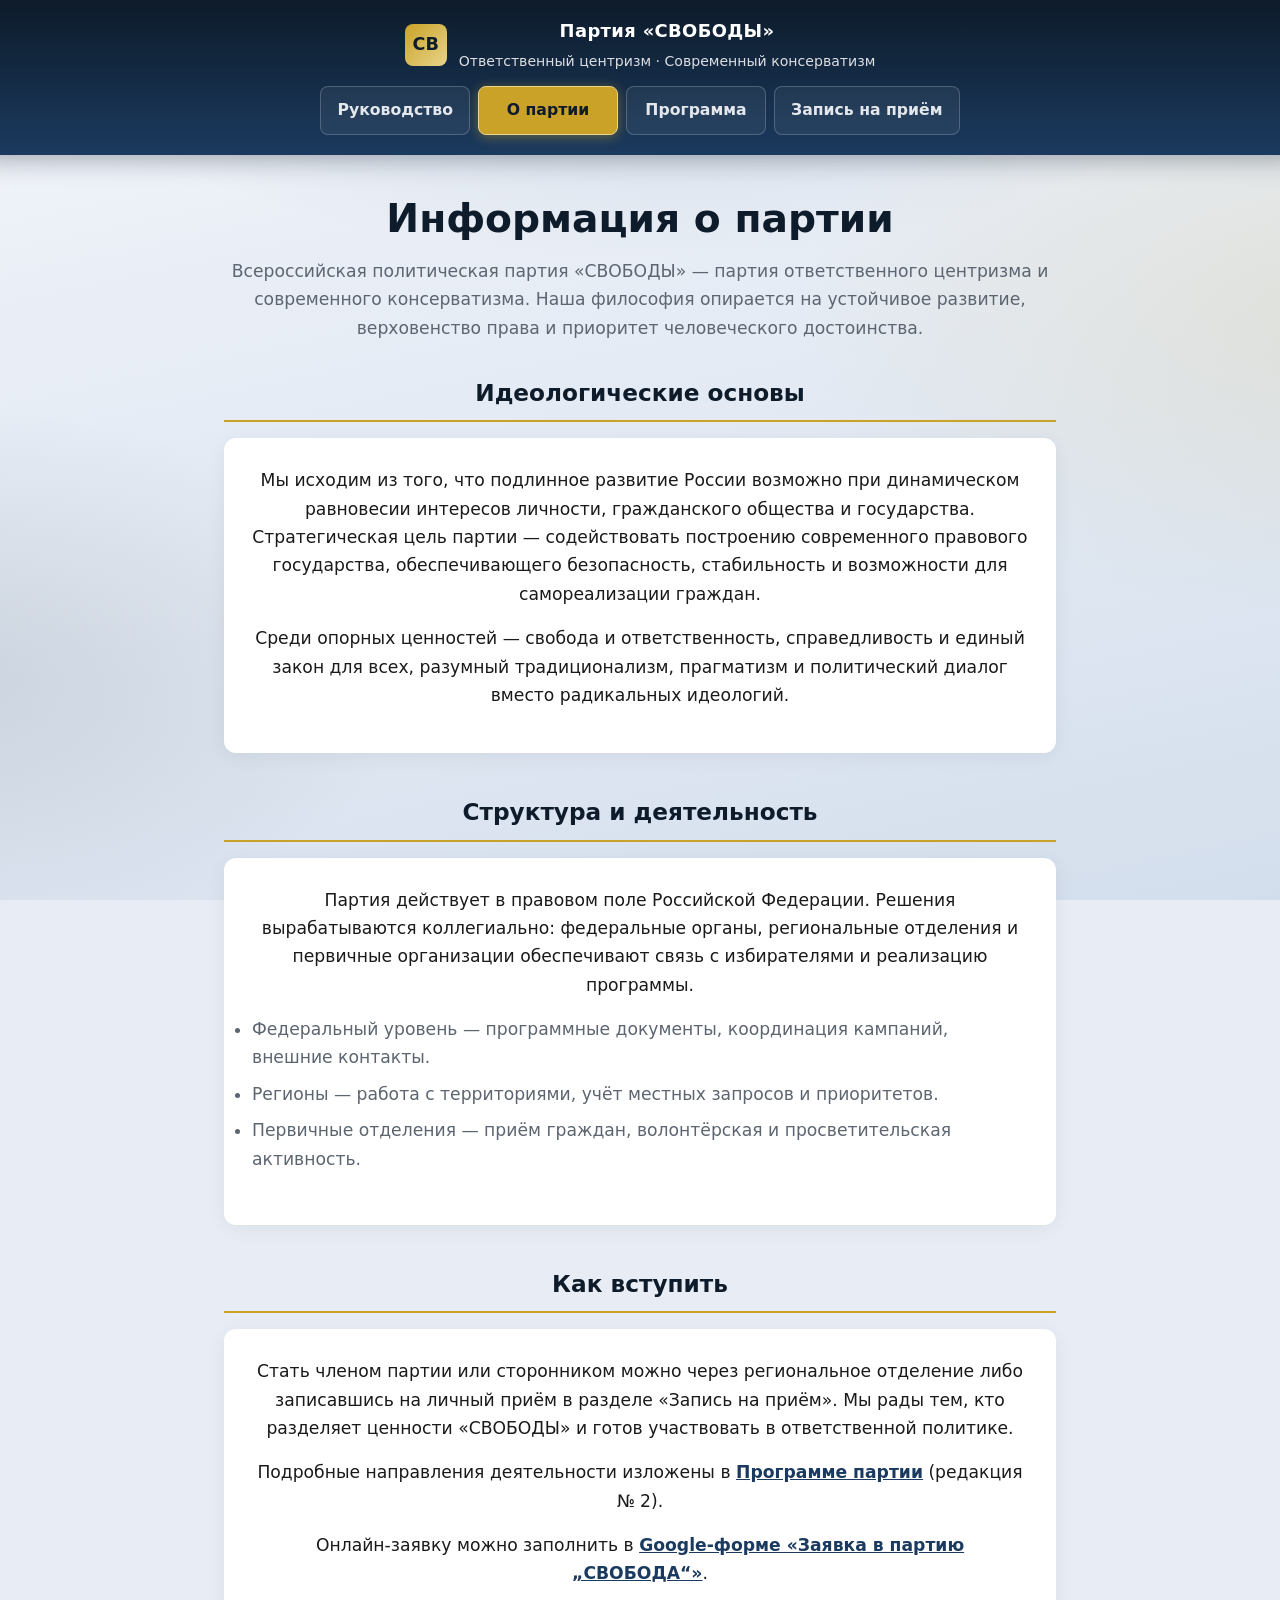
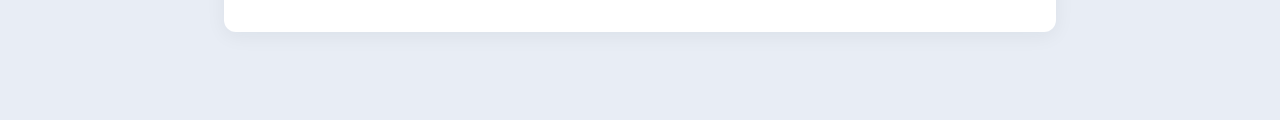
<file: o-partii.html>
<!DOCTYPE html>
<html lang="ru">
<head>
    <meta charset="UTF-8">
    <meta name="viewport" content="width=device-width, initial-scale=1.0">
    <title>О партии — Партия «СВОБОДЫ»</title>
    <link rel="stylesheet" href="party.css">
</head>
<body>
    <div class="party-switch">
        <div class="party-switch-inner">
            <a class="party-brand" href="index.html">
                <span class="party-brand-mark">СВ</span>
                <span class="party-brand-text">
                    <strong>Партия «СВОБОДЫ»</strong>
                    <span>Ответственный центризм · Современный консерватизм</span>
                </span>
            </a>
            <nav class="party-tabs" aria-label="Разделы сайта партии">
                <a href="index.html">Руководство</a>
                <a href="o-partii.html" class="is-active">О партии</a>
                <a href="programma.html">Программа</a>
                <a href="zapis.html">Запись на приём</a>
            </nav>
        </div>
    </div>

    <div class="party-shell">
        <h1 class="party-page-title">Информация о партии</h1>
        <p class="party-lead">
            Всероссийская политическая партия «СВОБОДЫ» — партия ответственного центризма и современного консерватизма. Наша философия опирается на устойчивое развитие, верховенство права и приоритет человеческого достоинства.
        </p>

        <section class="party-section">
            <h2>Идеологические основы</h2>
            <div class="party-prose">
                <p>Мы исходим из того, что подлинное развитие России возможно при динамическом равновесии интересов личности, гражданского общества и государства. Стратегическая цель партии — содействовать построению современного правового государства, обеспечивающего безопасность, стабильность и возможности для самореализации граждан.</p>
                <p>Среди опорных ценностей — свобода и ответственность, справедливость и единый закон для всех, разумный традиционализм, прагматизм и политический диалог вместо радикальных идеологий.</p>
            </div>
        </section>

        <section class="party-section">
            <h2>Структура и деятельность</h2>
            <div class="party-prose">
                <p>Партия действует в правовом поле Российской Федерации. Решения вырабатываются коллегиально: федеральные органы, региональные отделения и первичные организации обеспечивают связь с избирателями и реализацию программы.</p>
                <ul>
                    <li>Федеральный уровень — программные документы, координация кампаний, внешние контакты.</li>
                    <li>Регионы — работа с территориями, учёт местных запросов и приоритетов.</li>
                    <li>Первичные отделения — приём граждан, волонтёрская и просветительская активность.</li>
                </ul>
            </div>
        </section>

        <section class="party-section">
            <h2>Как вступить</h2>
            <div class="party-prose">
                <p>Стать членом партии или сторонником можно через региональное отделение либо записавшись на личный приём в разделе «Запись на приём». Мы рады тем, кто разделяет ценности «СВОБОДЫ» и готов участвовать в ответственной политике.</p>
                <p>Подробные направления деятельности изложены в <a href="programma.html">Программе партии</a> (редакция № 2).</p>
                <p>Онлайн-заявку можно заполнить в <a href="https://docs.google.com/forms/d/e/1FAIpQLSc_Dw8qB8rFXNScZG4GJUwV6avPBFuAAjHNjI7ZOIGNkvAZTg/viewform" rel="noopener noreferrer" target="_blank">Google-форме «Заявка в партию „СВОБОДА“»</a>.</p>
            </div>
        </section>
    </div>
</body>
</html>
</file>
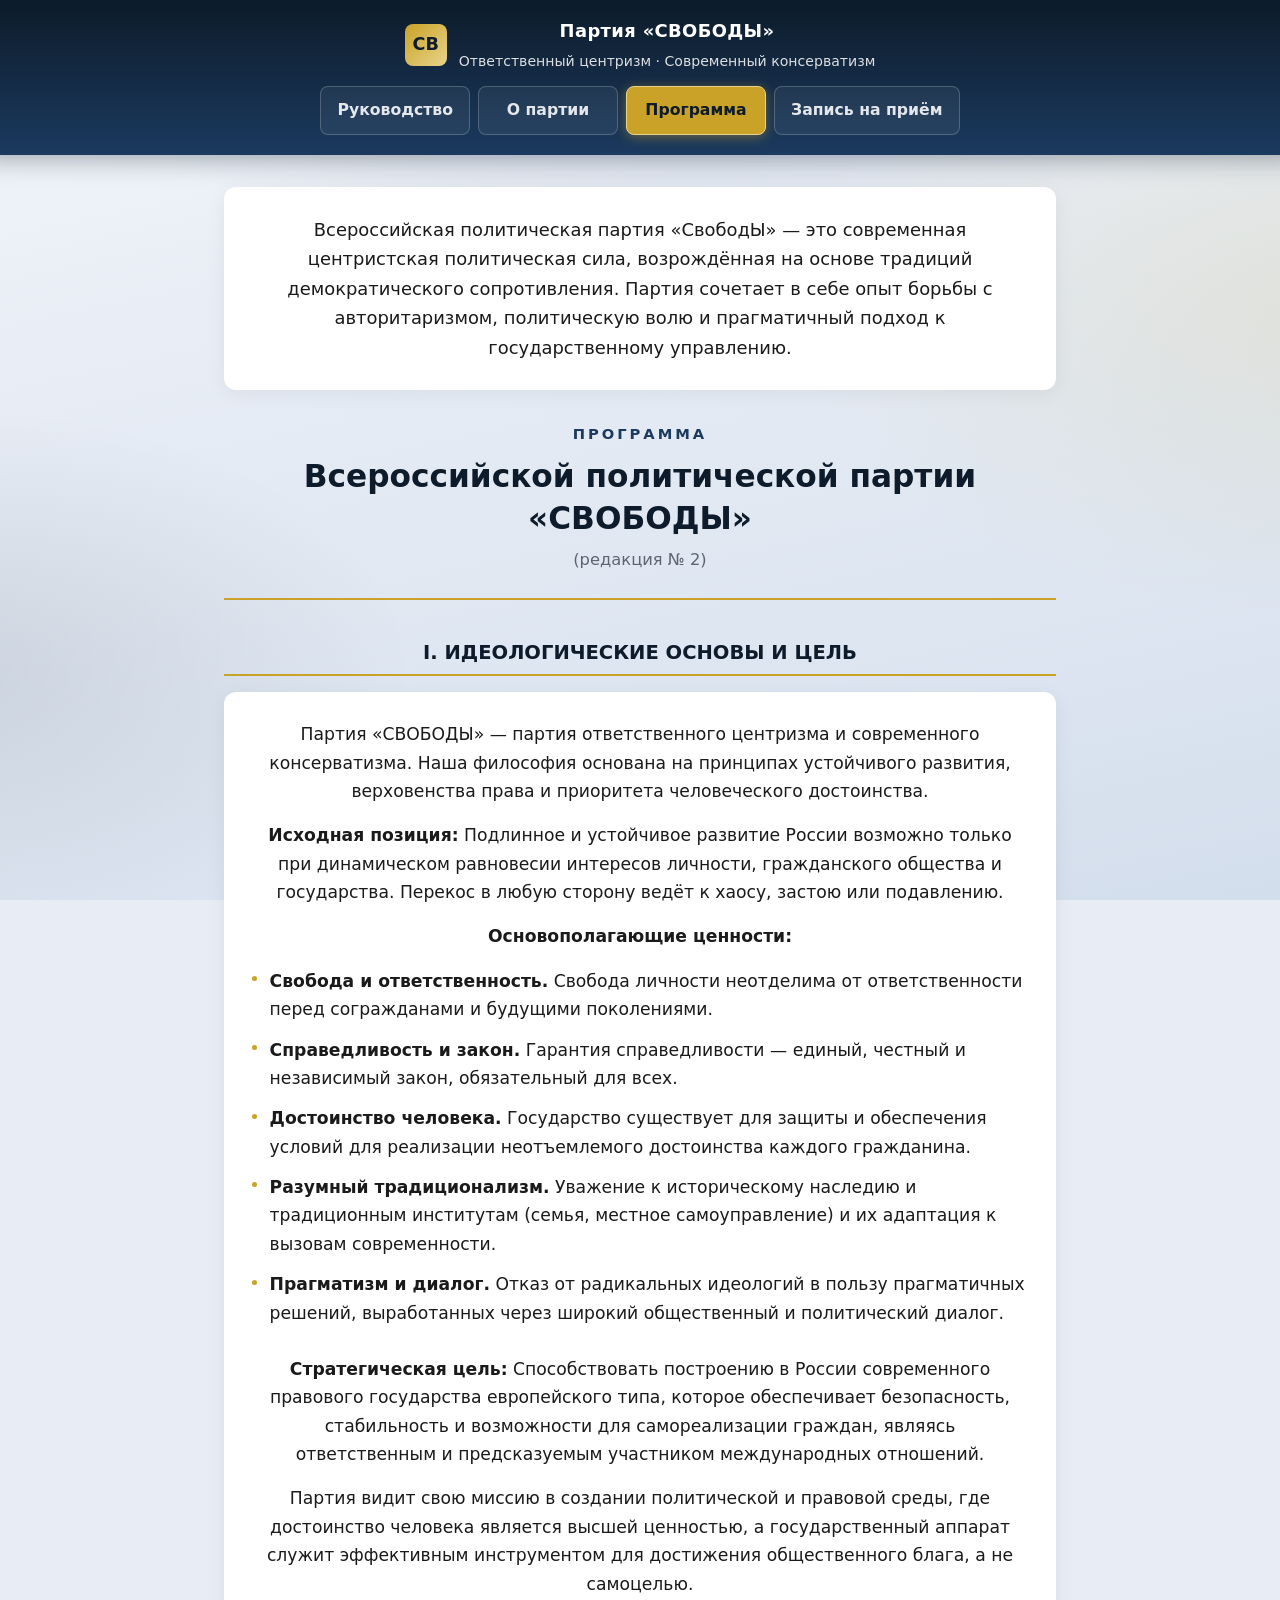
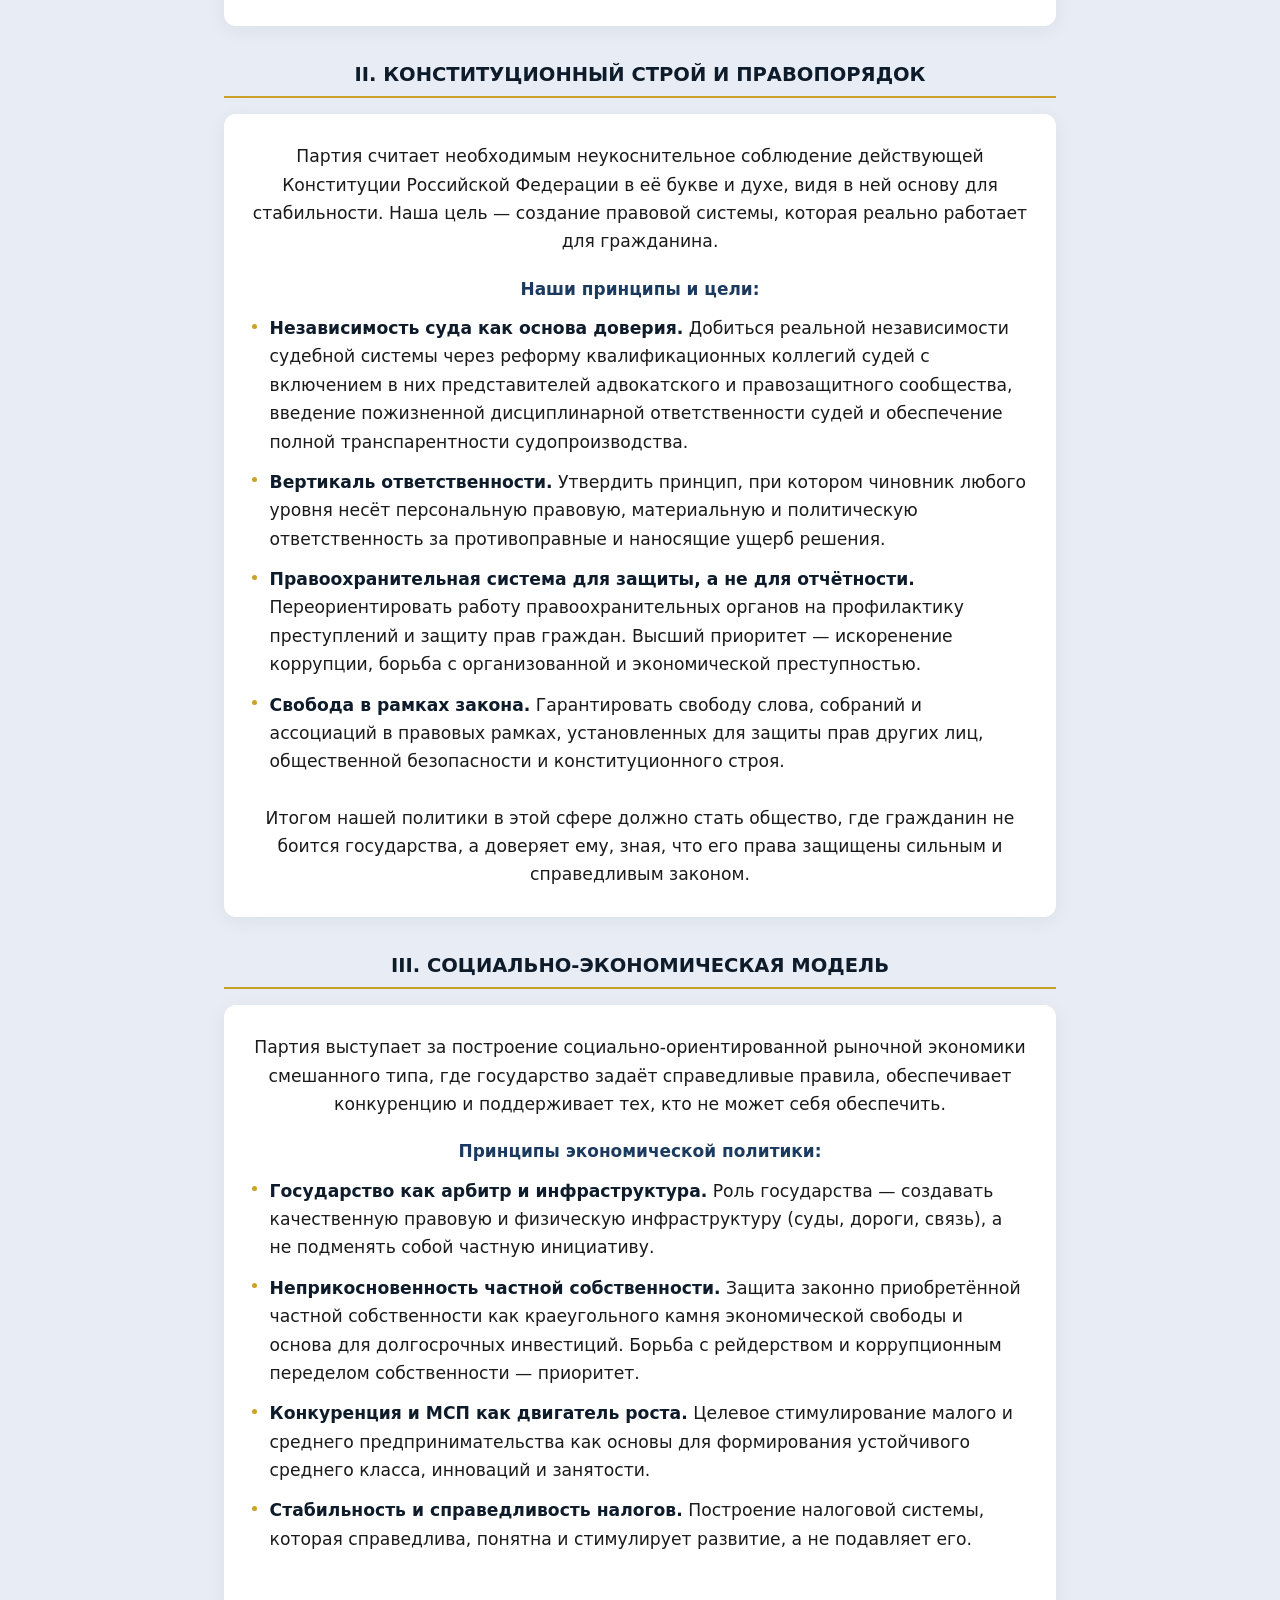
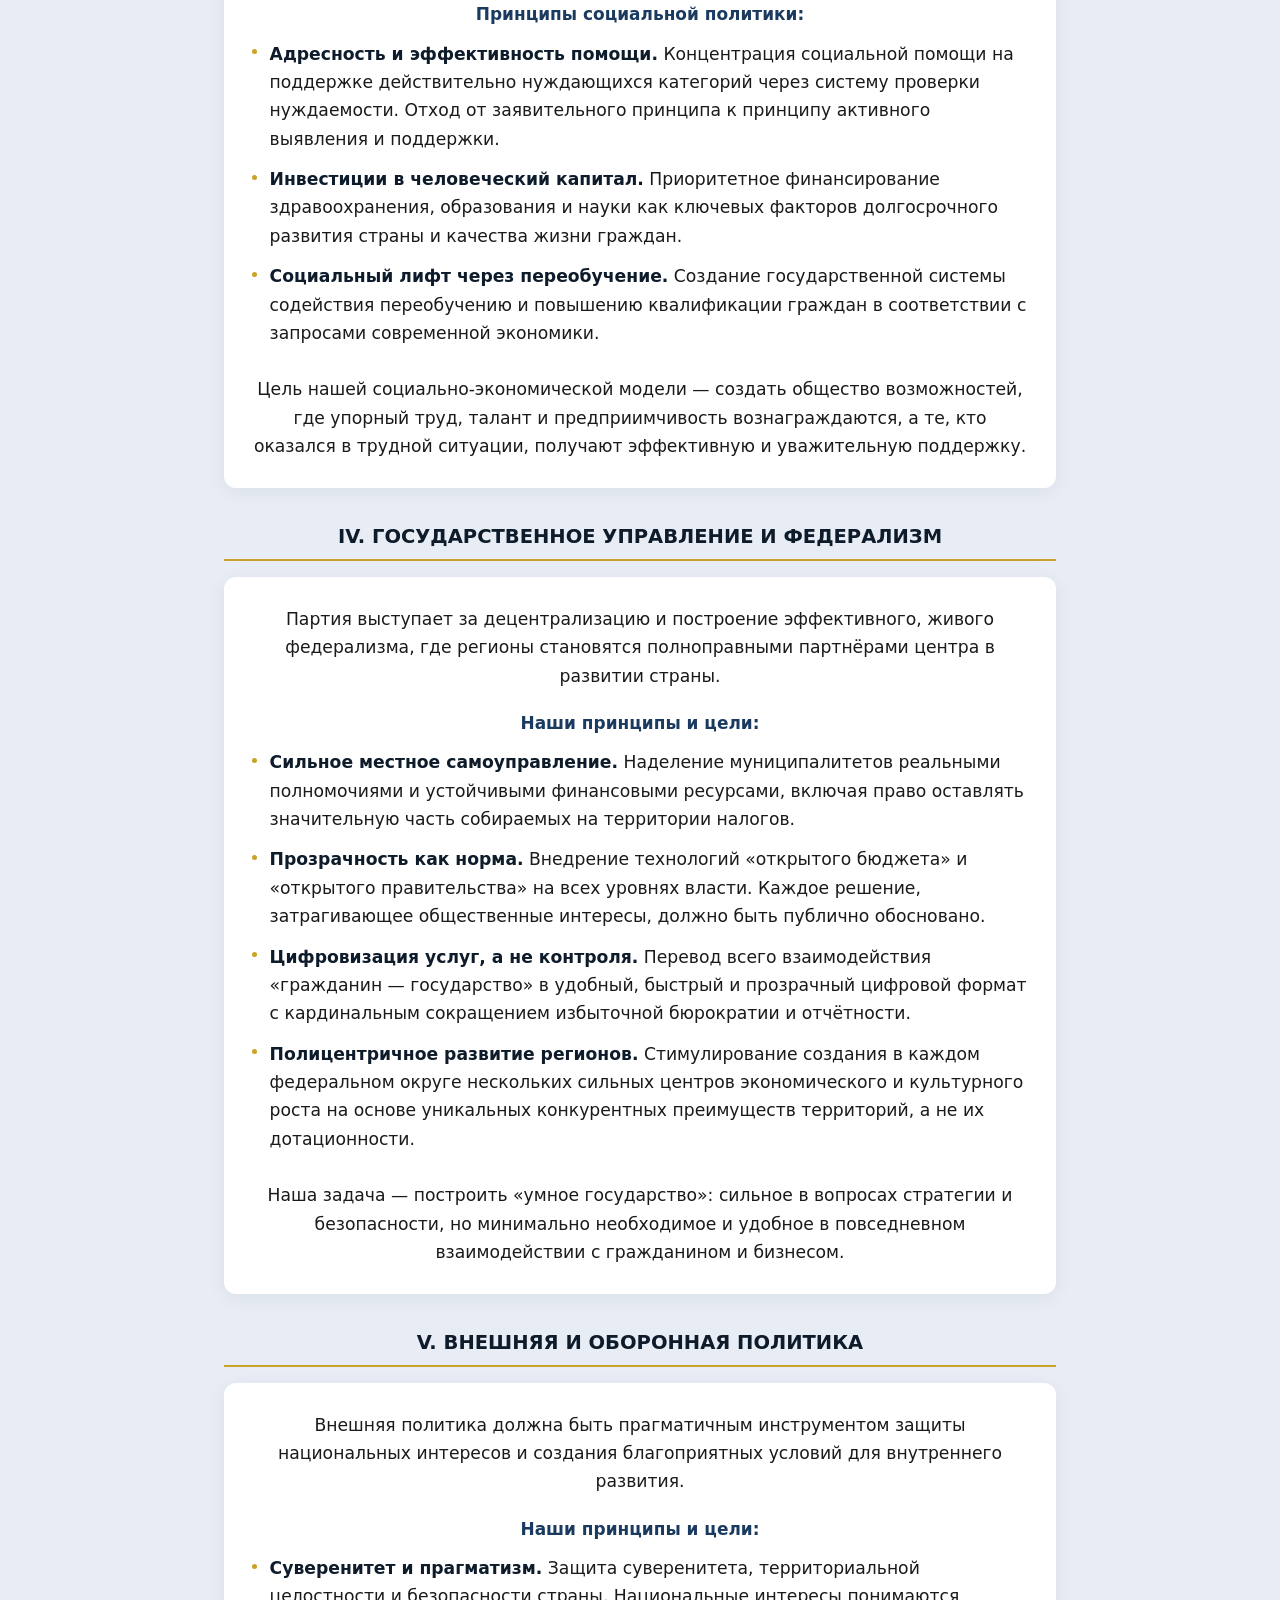
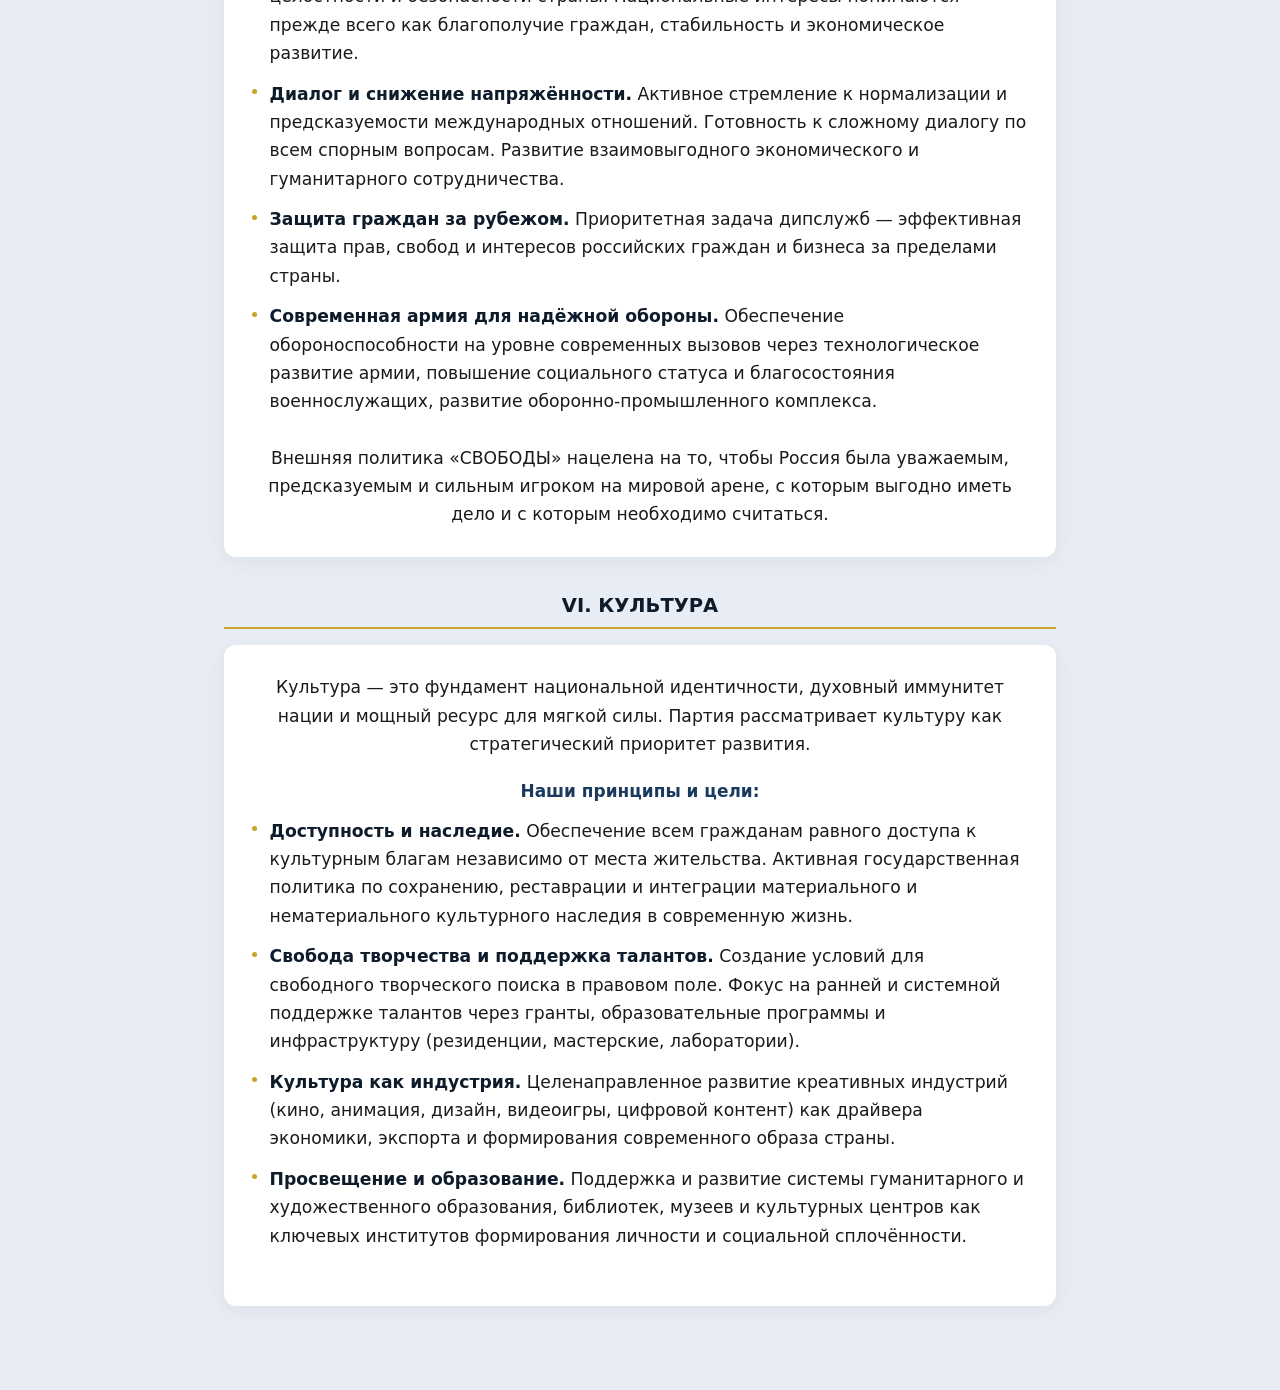
<file: programma.html>
<!DOCTYPE html>
<html lang="ru">
<head>
    <meta charset="UTF-8">
    <meta name="viewport" content="width=device-width, initial-scale=1.0">
    <title>Программа партии «СВОБОДЫ»</title>
    <link rel="stylesheet" href="party.css">
</head>
<body>
    <div class="party-switch">
        <div class="party-switch-inner">
            <a class="party-brand" href="index.html">
                <span class="party-brand-mark">СВ</span>
                <span class="party-brand-text">
                    <strong>Партия «СВОБОДЫ»</strong>
                    <span>Ответственный центризм · Современный консерватизм</span>
                </span>
            </a>
            <nav class="party-tabs" aria-label="Разделы сайта партии">
                <a href="index.html">Руководство</a>
                <a href="o-partii.html">О партии</a>
                <a href="programma.html" class="is-active">Программа</a>
                <a href="zapis.html">Запись на приём</a>
            </nav>
        </div>
    </div>

    <div class="party-shell">
        <div class="party-prose party-program-intro">
            <p>Всероссийская политическая партия «СвободЫ» — это современная центристская политическая сила, возрождённая на основе традиций демократического сопротивления. Партия сочетает в себе опыт борьбы с авторитаризмом, политическую волю и прагматичный подход к государственному управлению.</p>
        </div>

        <article class="party-program-doc">
            <header class="party-program-doc-header">
                <p class="party-program-kicker">ПРОГРАММА</p>
                <h1 class="party-page-title party-program-main-title">Всероссийской политической партии «СВОБОДЫ»</h1>
                <p class="party-program-edition">(редакция № 2)</p>
            </header>

            <section class="party-program-chapter" aria-labelledby="ch1">
                <h2 id="ch1">I. ИДЕОЛОГИЧЕСКИЕ ОСНОВЫ И ЦЕЛЬ</h2>
                <div class="party-prose">
                    <p>Партия «СВОБОДЫ» — партия ответственного центризма и современного консерватизма. Наша философия основана на принципах устойчивого развития, верховенства права и приоритета человеческого достоинства.</p>
                    <p><strong>Исходная позиция:</strong> Подлинное и устойчивое развитие России возможно только при динамическом равновесии интересов личности, гражданского общества и государства. Перекос в любую сторону ведёт к хаосу, застою или подавлению.</p>
                    <p><strong>Основополагающие ценности:</strong></p>
                    <ul class="party-value-list">
                        <li><strong>Свобода и ответственность.</strong> Свобода личности неотделима от ответственности перед согражданами и будущими поколениями.</li>
                        <li><strong>Справедливость и закон.</strong> Гарантия справедливости — единый, честный и независимый закон, обязательный для всех.</li>
                        <li><strong>Достоинство человека.</strong> Государство существует для защиты и обеспечения условий для реализации неотъемлемого достоинства каждого гражданина.</li>
                        <li><strong>Разумный традиционализм.</strong> Уважение к историческому наследию и традиционным институтам (семья, местное самоуправление) и их адаптация к вызовам современности.</li>
                        <li><strong>Прагматизм и диалог.</strong> Отказ от радикальных идеологий в пользу прагматичных решений, выработанных через широкий общественный и политический диалог.</li>
                    </ul>
                    <p><strong>Стратегическая цель:</strong> Способствовать построению в России современного правового государства европейского типа, которое обеспечивает безопасность, стабильность и возможности для самореализации граждан, являясь ответственным и предсказуемым участником международных отношений.</p>
                    <p>Партия видит свою миссию в создании политической и правовой среды, где достоинство человека является высшей ценностью, а государственный аппарат служит эффективным инструментом для достижения общественного блага, а не самоцелью.</p>
                </div>
            </section>

            <section class="party-program-chapter" aria-labelledby="ch2">
                <h2 id="ch2">II. КОНСТИТУЦИОННЫЙ СТРОЙ И ПРАВОПОРЯДОК</h2>
                <div class="party-prose">
                    <p>Партия считает необходимым неукоснительное соблюдение действующей Конституции Российской Федерации в её букве и духе, видя в ней основу для стабильности. Наша цель — создание правовой системы, которая реально работает для гражданина.</p>
                    <h3>Наши принципы и цели:</h3>
                    <ul class="party-doc-list">
                        <li><strong>Независимость суда как основа доверия.</strong> Добиться реальной независимости судебной системы через реформу квалификационных коллегий судей с включением в них представителей адвокатского и правозащитного сообщества, введение пожизненной дисциплинарной ответственности судей и обеспечение полной транспарентности судопроизводства.</li>
                        <li><strong>Вертикаль ответственности.</strong> Утвердить принцип, при котором чиновник любого уровня несёт персональную правовую, материальную и политическую ответственность за противоправные и наносящие ущерб решения.</li>
                        <li><strong>Правоохранительная система для защиты, а не для отчётности.</strong> Переориентировать работу правоохранительных органов на профилактику преступлений и защиту прав граждан. Высший приоритет — искоренение коррупции, борьба с организованной и экономической преступностью.</li>
                        <li><strong>Свобода в рамках закона.</strong> Гарантировать свободу слова, собраний и ассоциаций в правовых рамках, установленных для защиты прав других лиц, общественной безопасности и конституционного строя.</li>
                    </ul>
                    <p>Итогом нашей политики в этой сфере должно стать общество, где гражданин не боится государства, а доверяет ему, зная, что его права защищены сильным и справедливым законом.</p>
                </div>
            </section>

            <section class="party-program-chapter" aria-labelledby="ch3">
                <h2 id="ch3">III. СОЦИАЛЬНО-ЭКОНОМИЧЕСКАЯ МОДЕЛЬ</h2>
                <div class="party-prose">
                    <p>Партия выступает за построение социально-ориентированной рыночной экономики смешанного типа, где государство задаёт справедливые правила, обеспечивает конкуренцию и поддерживает тех, кто не может себя обеспечить.</p>
                    <h3>Принципы экономической политики:</h3>
                    <ul class="party-doc-list">
                        <li><strong>Государство как арбитр и инфраструктура.</strong> Роль государства — создавать качественную правовую и физическую инфраструктуру (суды, дороги, связь), а не подменять собой частную инициативу.</li>
                        <li><strong>Неприкосновенность частной собственности.</strong> Защита законно приобретённой частной собственности как краеугольного камня экономической свободы и основа для долгосрочных инвестиций. Борьба с рейдерством и коррупционным переделом собственности — приоритет.</li>
                        <li><strong>Конкуренция и МСП как двигатель роста.</strong> Целевое стимулирование малого и среднего предпринимательства как основы для формирования устойчивого среднего класса, инноваций и занятости.</li>
                        <li><strong>Стабильность и справедливость налогов.</strong> Построение налоговой системы, которая справедлива, понятна и стимулирует развитие, а не подавляет его.</li>
                    </ul>
                    <h3>Принципы социальной политики:</h3>
                    <ul class="party-doc-list">
                        <li><strong>Адресность и эффективность помощи.</strong> Концентрация социальной помощи на поддержке действительно нуждающихся категорий через систему проверки нуждаемости. Отход от заявительного принципа к принципу активного выявления и поддержки.</li>
                        <li><strong>Инвестиции в человеческий капитал.</strong> Приоритетное финансирование здравоохранения, образования и науки как ключевых факторов долгосрочного развития страны и качества жизни граждан.</li>
                        <li><strong>Социальный лифт через переобучение.</strong> Создание государственной системы содействия переобучению и повышению квалификации граждан в соответствии с запросами современной экономики.</li>
                    </ul>
                    <p>Цель нашей социально-экономической модели — создать общество возможностей, где упорный труд, талант и предприимчивость вознаграждаются, а те, кто оказался в трудной ситуации, получают эффективную и уважительную поддержку.</p>
                </div>
            </section>

            <section class="party-program-chapter" aria-labelledby="ch4">
                <h2 id="ch4">IV. ГОСУДАРСТВЕННОЕ УПРАВЛЕНИЕ И ФЕДЕРАЛИЗМ</h2>
                <div class="party-prose">
                    <p>Партия выступает за децентрализацию и построение эффективного, живого федерализма, где регионы становятся полноправными партнёрами центра в развитии страны.</p>
                    <h3>Наши принципы и цели:</h3>
                    <ul class="party-doc-list">
                        <li><strong>Сильное местное самоуправление.</strong> Наделение муниципалитетов реальными полномочиями и устойчивыми финансовыми ресурсами, включая право оставлять значительную часть собираемых на территории налогов.</li>
                        <li><strong>Прозрачность как норма.</strong> Внедрение технологий «открытого бюджета» и «открытого правительства» на всех уровнях власти. Каждое решение, затрагивающее общественные интересы, должно быть публично обосновано.</li>
                        <li><strong>Цифровизация услуг, а не контроля.</strong> Перевод всего взаимодействия «гражданин — государство» в удобный, быстрый и прозрачный цифровой формат с кардинальным сокращением избыточной бюрократии и отчётности.</li>
                        <li><strong>Полицентричное развитие регионов.</strong> Стимулирование создания в каждом федеральном округе нескольких сильных центров экономического и культурного роста на основе уникальных конкурентных преимуществ территорий, а не их дотационности.</li>
                    </ul>
                    <p>Наша задача — построить «умное государство»: сильное в вопросах стратегии и безопасности, но минимально необходимое и удобное в повседневном взаимодействии с гражданином и бизнесом.</p>
                </div>
            </section>

            <section class="party-program-chapter" aria-labelledby="ch5">
                <h2 id="ch5">V. ВНЕШНЯЯ И ОБОРОННАЯ ПОЛИТИКА</h2>
                <div class="party-prose">
                    <p>Внешняя политика должна быть прагматичным инструментом защиты национальных интересов и создания благоприятных условий для внутреннего развития.</p>
                    <h3>Наши принципы и цели:</h3>
                    <ul class="party-doc-list">
                        <li><strong>Суверенитет и прагматизм.</strong> Защита суверенитета, территориальной целостности и безопасности страны. Национальные интересы понимаются прежде всего как благополучие граждан, стабильность и экономическое развитие.</li>
                        <li><strong>Диалог и снижение напряжённости.</strong> Активное стремление к нормализации и предсказуемости международных отношений. Готовность к сложному диалогу по всем спорным вопросам. Развитие взаимовыгодного экономического и гуманитарного сотрудничества.</li>
                        <li><strong>Защита граждан за рубежом.</strong> Приоритетная задача дипслужб — эффективная защита прав, свобод и интересов российских граждан и бизнеса за пределами страны.</li>
                        <li><strong>Современная армия для надёжной обороны.</strong> Обеспечение обороноспособности на уровне современных вызовов через технологическое развитие армии, повышение социального статуса и благосостояния военнослужащих, развитие оборонно-промышленного комплекса.</li>
                    </ul>
                    <p>Внешняя политика «СВОБОДЫ» нацелена на то, чтобы Россия была уважаемым, предсказуемым и сильным игроком на мировой арене, с которым выгодно иметь дело и с которым необходимо считаться.</p>
                </div>
            </section>

            <section class="party-program-chapter" aria-labelledby="ch6">
                <h2 id="ch6">VI. КУЛЬТУРА</h2>
                <div class="party-prose">
                    <p>Культура — это фундамент национальной идентичности, духовный иммунитет нации и мощный ресурс для мягкой силы. Партия рассматривает культуру как стратегический приоритет развития.</p>
                    <h3>Наши принципы и цели:</h3>
                    <ul class="party-doc-list">
                        <li><strong>Доступность и наследие.</strong> Обеспечение всем гражданам равного доступа к культурным благам независимо от места жительства. Активная государственная политика по сохранению, реставрации и интеграции материального и нематериального культурного наследия в современную жизнь.</li>
                        <li><strong>Свобода творчества и поддержка талантов.</strong> Создание условий для свободного творческого поиска в правовом поле. Фокус на ранней и системной поддержке талантов через гранты, образовательные программы и инфраструктуру (резиденции, мастерские, лаборатории).</li>
                        <li><strong>Культура как индустрия.</strong> Целенаправленное развитие креативных индустрий (кино, анимация, дизайн, видеоигры, цифровой контент) как драйвера экономики, экспорта и формирования современного образа страны.</li>
                        <li><strong>Просвещение и образование.</strong> Поддержка и развитие системы гуманитарного и художественного образования, библиотек, музеев и культурных центров как ключевых институтов формирования личности и социальной сплочённости.</li>
                    </ul>
                </div>
            </section>
        </article>
    </div>
</body>
</html>
</file>
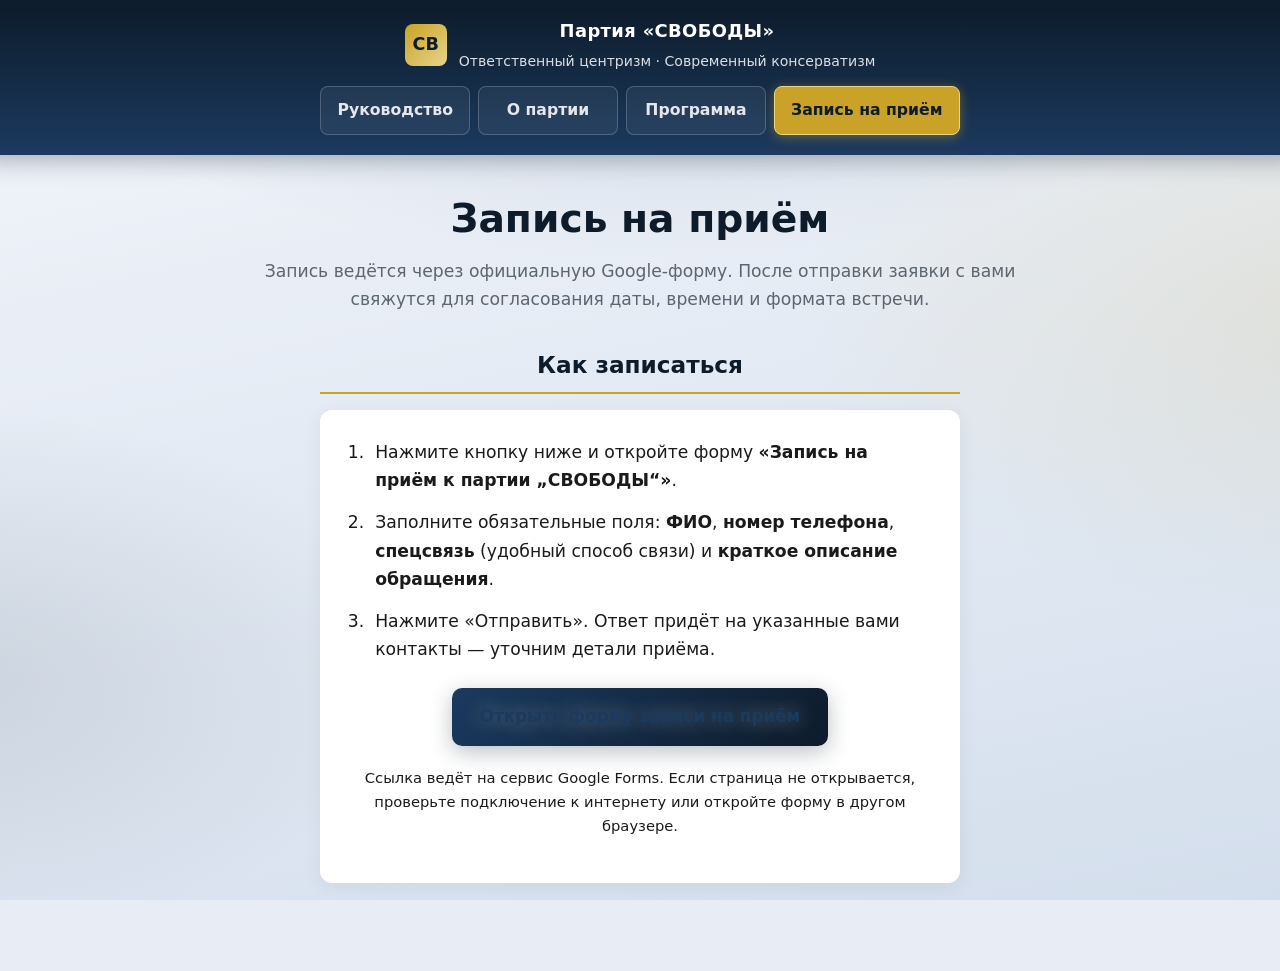
<file: zapis.html>
<!DOCTYPE html>
<html lang="ru">
<head>
    <meta charset="UTF-8">
    <meta name="viewport" content="width=device-width, initial-scale=1.0">
    <title>Запись на приём — Партия «СВОБОДА»</title>
    <link rel="stylesheet" href="party.css">
</head>
<body>
    <div class="party-switch">
        <div class="party-switch-inner">
            <a class="party-brand" href="index.html">
                <span class="party-brand-mark">СВ</span>
                <span class="party-brand-text">
                    <strong>Партия «СВОБОДЫ»</strong>
                    <span>Ответственный центризм · Современный консерватизм</span>
                </span>
            </a>
            <nav class="party-tabs" aria-label="Разделы сайта партии">
                <a href="index.html">Руководство</a>
                <a href="o-partii.html">О партии</a>
                <a href="programma.html">Программа</a>
                <a href="zapis.html" class="is-active">Запись на приём</a>
            </nav>
        </div>
    </div>

    <div class="party-shell">
        <h1 class="party-page-title">Запись на приём</h1>
        <p class="party-lead">
            Запись ведётся через официальную Google-форму. После отправки заявки с вами свяжутся для согласования даты, времени и формата встречи.
        </p>

        <section class="party-section party-zapis-section">
            <h2>Как записаться</h2>
            <div class="party-prose party-zapis-instructions">
                <ol class="party-zapis-steps">
                    <li>Нажмите кнопку ниже и откройте форму <strong>«Запись на приём к партии „СВОБОДЫ“»</strong>.</li>
                    <li>Заполните обязательные поля: <strong>ФИО</strong>, <strong>номер телефона</strong>, <strong>спецсвязь</strong> (удобный способ связи) и <strong>краткое описание обращения</strong>.</li>
                    <li>Нажмите «Отправить». Ответ придёт на указанные вами контакты — уточним детали приёма.</li>
                </ol>
                <p class="party-zapis-cta-wrap">
                    <a
                        class="party-zapis-google"
                        href="https://docs.google.com/forms/d/e/1FAIpQLSfUxx0NOPCOWn8EZjacW87HHoLSGfUpOYJepL6nKwxcaPtETA/viewform?usp=header"
                        rel="noopener noreferrer"
                        target="_blank"
                    >Открыть форму записи на приём</a>
                </p>
                <p class="party-note party-zapis-note">Ссылка ведёт на сервис Google Forms. Если страница не открывается, проверьте подключение к интернету или откройте форму в другом браузере.</p>
            </div>
        </section>
    </div>
</body>
</html>
</file>
<file: party.css>
/* Сайт политической партии «СВОБОДА» */
:root {
    --party-navy: #0d1b2a;
    --party-blue: #1b3a5f;
    --party-accent: #c9a227;
    --party-gold-light: #e8d48a;
    --party-bg: #f5f6f8;
    --party-card: #ffffff;
    --party-text: #1a1a1a;
    --party-muted: #5c6570;
}

* {
    margin: 0;
    padding: 0;
    box-sizing: border-box;
}

body {
    font-family: "Segoe UI", system-ui, -apple-system, sans-serif;
    font-size: 1.075rem;
    line-height: 1.65;
    color: var(--party-text);
    min-height: 100vh;
    background-color: #e8edf5;
    background-image:
        radial-gradient(ellipse 110% 85% at 50% -15%, rgba(27, 58, 95, 0.18), transparent 52%),
        radial-gradient(ellipse 90% 70% at 105% 35%, rgba(201, 162, 39, 0.12), transparent 48%),
        radial-gradient(ellipse 75% 60% at -5% 75%, rgba(13, 27, 42, 0.1), transparent 50%),
        linear-gradient(
            168deg,
            #f4f6fb 0%,
            #e9eef6 28%,
            #e2e9f3 52%,
            #dbe4f0 78%,
            #d3deec 100%
        );
    background-attachment: fixed;
}

.party-shell {
    max-width: 1100px;
    margin: 0 auto;
    padding: 0 1.25rem 3rem;
    display: flex;
    flex-direction: column;
    align-items: center;
}

/* Верхняя панель переключения страниц */
.party-switch {
    position: sticky;
    top: 0;
    z-index: 100;
    background: linear-gradient(180deg, var(--party-navy) 0%, var(--party-blue) 100%);
    margin: 0 -1.25rem 2rem;
    padding: 1rem 1.25rem 1.25rem;
    box-shadow: 0 4px 24px rgba(13, 27, 42, 0.35);
}

.party-switch-inner {
    max-width: 1100px;
    margin: 0 auto;
    display: flex;
    flex-direction: column;
    align-items: center;
    gap: 0.75rem;
    text-align: center;
}

.party-brand {
    display: flex;
    align-items: center;
    justify-content: center;
    gap: 0.75rem;
    color: #fff;
    text-decoration: none;
    flex-wrap: wrap;
    transition:
        transform 0.3s cubic-bezier(0.34, 1.45, 0.64, 1),
        filter 0.25s ease;
}

.party-brand:hover {
    transform: scale(1.04);
    filter: brightness(1.08);
}

.party-brand:active {
    transform: scale(0.98);
    transition-duration: 0.1s;
}

.party-brand-mark {
    min-width: 42px;
    height: 42px;
    padding: 0 6px;
    border-radius: 8px;
    background: linear-gradient(135deg, var(--party-accent), var(--party-gold-light));
    display: grid;
    place-items: center;
    font-weight: 800;
    font-size: 1.1rem;
    color: var(--party-navy);
}

.party-brand-text strong {
    display: block;
    font-size: 1.12rem;
    letter-spacing: 0.02em;
}

.party-brand-text span {
    font-size: 0.88rem;
    opacity: 0.85;
}

.party-tabs {
    display: flex;
    flex-wrap: wrap;
    gap: 0.5rem;
    justify-content: center;
}

.party-tabs a {
    flex: 1 1 auto;
    min-width: 140px;
    text-align: center;
    padding: 0.65rem 1rem;
    border-radius: 8px;
    font-size: 0.98rem;
    font-weight: 600;
    color: rgba(255, 255, 255, 0.88);
    text-decoration: none;
    border: 1px solid rgba(255, 255, 255, 0.2);
    background: rgba(255, 255, 255, 0.06);
    transition:
        background 0.28s ease,
        color 0.28s ease,
        border-color 0.28s ease,
        transform 0.32s cubic-bezier(0.34, 1.45, 0.64, 1),
        box-shadow 0.32s ease;
}

.party-tabs a:hover {
    background: rgba(255, 255, 255, 0.14);
    border-color: rgba(255, 255, 255, 0.35);
    transform: translateY(-4px) scale(1.03);
    box-shadow: 0 10px 26px rgba(0, 0, 0, 0.28);
}

.party-tabs a:active {
    transform: translateY(-1px) scale(0.99);
    transition-duration: 0.12s;
}

.party-tabs a.is-active {
    background: var(--party-accent);
    color: var(--party-navy);
    border-color: var(--party-gold-light);
    box-shadow: 0 2px 12px rgba(201, 162, 39, 0.45);
}

.party-tabs a.is-active:hover {
    transform: translateY(-4px) scale(1.03);
    box-shadow: 0 12px 32px rgba(201, 162, 39, 0.55);
    filter: brightness(1.06);
}

/* Контент */
.party-page-title {
    font-size: clamp(1.85rem, 4.2vw, 2.45rem);
    color: var(--party-navy);
    margin-bottom: 0.35rem;
    font-weight: 700;
    text-align: center;
    width: 100%;
}

.party-lead {
    color: var(--party-muted);
    margin-bottom: 2rem;
    max-width: 52rem;
    text-align: center;
    width: 100%;
}

.party-card-grid {
    display: grid;
    grid-template-columns: repeat(auto-fill, minmax(260px, 1fr));
    gap: 1.25rem;
    width: 100%;
    justify-content: center;
    justify-items: stretch;
}

.party-card {
    background: linear-gradient(165deg, #ffffff 0%, #f8fafc 55%, #f0f4fa 100%);
    border-radius: 12px;
    padding: 1.5rem;
    box-shadow:
        0 4px 20px rgba(13, 27, 42, 0.08),
        inset 0 1px 0 rgba(255, 255, 255, 0.85);
    border: none;
}

.party-card h3 {
    color: var(--party-blue);
    font-size: 1.2rem;
    margin-bottom: 0.25rem;
}

.party-role {
    font-size: 0.9rem;
    color: var(--party-accent);
    font-weight: 600;
    text-transform: uppercase;
    letter-spacing: 0.04em;
    margin-bottom: 0.75rem;
}

.party-card p {
    color: var(--party-muted);
    font-size: 1.02rem;
    text-align: center;
}

.party-card h3,
.party-card .party-role {
    text-align: center;
}

/* Руководство: фото + фамилия; должность и текст при наведении / фокусе */
.party-sr-only {
    position: absolute;
    width: 1px;
    height: 1px;
    padding: 0;
    margin: -1px;
    overflow: hidden;
    clip: rect(0, 0, 0, 0);
    white-space: nowrap;
    border: 0;
}

.party-card-grid--leadership {
    grid-template-columns: repeat(3, minmax(0, 1fr));
}

@media (max-width: 900px) {
    .party-card-grid--leadership {
        grid-template-columns: repeat(2, minmax(0, 1fr));
    }
}

@media (max-width: 520px) {
    .party-card-grid--leadership {
        grid-template-columns: 1fr;
    }
}

.party-card--leadership {
    position: relative;
    padding: 0;
    overflow: hidden;
    display: flex;
    flex-direction: column;
    border-radius: 14px;
    border: none;
    background: linear-gradient(175deg, #fdfefe 0%, #f2f6fb 38%, #e8eef6 100%);
    box-shadow:
        0 10px 36px rgba(13, 27, 42, 0.18),
        0 2px 10px rgba(27, 58, 95, 0.1),
        inset 0 1px 0 rgba(255, 255, 255, 0.75);
}

.party-card--leadership:focus {
    outline: none;
}

.party-card--leadership:focus-visible {
    box-shadow:
        0 0 0 3px var(--party-accent),
        0 10px 36px rgba(13, 27, 42, 0.2),
        0 2px 10px rgba(27, 58, 95, 0.12);
}

.party-card__visual {
    position: relative;
    aspect-ratio: 4 / 5;
    overflow: hidden;
    background: radial-gradient(ellipse 90% 70% at 50% 20%, #2a4a6f 0%, #0d1b2a 55%, #0a1522 100%);
}

.party-card__photo {
    width: 100%;
    height: 100%;
    object-fit: cover;
    display: block;
    transition: transform 0.45s ease;
}

.party-card--leadership:hover .party-card__photo,
.party-card--leadership:focus-within .party-card__photo {
    transform: scale(1.04);
}

.party-card__overlay {
    position: absolute;
    inset: 0;
    display: flex;
    flex-direction: column;
    justify-content: flex-end;
    padding: 1.1rem 1.15rem 1.25rem;
    background: linear-gradient(
        to top,
        rgba(13, 27, 42, 0.94) 0%,
        rgba(13, 27, 42, 0.55) 45%,
        transparent 100%
    );
    color: #fff;
    opacity: 0;
    transition: opacity 0.35s ease;
    text-align: center;
}

.party-card--leadership:hover .party-card__overlay,
.party-card--leadership:focus-within .party-card__overlay {
    opacity: 1;
}

.party-card__role {
    font-size: 0.78rem;
    font-weight: 700;
    text-transform: uppercase;
    letter-spacing: 0.06em;
    color: #ffffff;
    margin: 0 0 0.5rem;
    line-height: 1.3;
    text-shadow:
        0 0 12px rgba(255, 255, 255, 0.45),
        0 1px 4px rgba(0, 0, 0, 0.5);
}

.party-card__bio {
    font-size: 0.95rem;
    line-height: 1.5;
    color: #ffffff;
    margin: 0;
    text-align: center;
    text-shadow:
        0 0 14px rgba(255, 255, 255, 0.4),
        0 1px 5px rgba(0, 0, 0, 0.45);
}

.party-card--leadership .party-card__surname {
    margin: 0;
    padding: 1rem 1rem 1.2rem;
    font-size: 1.25rem;
    font-weight: 700;
    color: #2d4a6e;
    text-align: center;
    position: relative;
    z-index: 1;
    background:
        linear-gradient(180deg, rgba(255, 255, 255, 0.55) 0%, transparent 100%),
        linear-gradient(165deg, #f8fafd 0%, #eef3f9 45%, #e4ecf4 100%);
    border: none;
    box-shadow: inset 0 1px 0 rgba(255, 255, 255, 0.9);
}

@media (hover: none) {
    .party-card__overlay {
        opacity: 1;
        background: linear-gradient(
            to top,
            rgba(13, 27, 42, 0.9) 0%,
            rgba(13, 27, 42, 0.4) 50%,
            transparent 85%
        );
    }

    .party-card__photo {
        transform: none;
    }
}

.party-section {
    margin-bottom: 2.5rem;
    width: 100%;
    max-width: 52rem;
}

.party-section h2 {
    font-size: 1.45rem;
    color: var(--party-navy);
    margin-bottom: 1rem;
    padding-bottom: 0.5rem;
    border-bottom: 2px solid var(--party-accent);
    text-align: center;
}

.party-prose {
    background: var(--party-card);
    padding: 1.75rem;
    border-radius: 12px;
    box-shadow: 0 4px 20px rgba(13, 27, 42, 0.06);
    border: none;
    text-align: center;
}

.party-prose p {
    margin-bottom: 1rem;
    color: var(--party-text);
}

.party-prose ul {
    margin: 0 auto 1rem;
    color: var(--party-muted);
    display: inline-block;
    text-align: left;
    max-width: 100%;
}

.party-prose li {
    margin-bottom: 0.5rem;
}

.party-prose a {
    color: var(--party-blue);
    font-weight: 600;
}

.party-program-intro {
    margin-bottom: 2rem;
    width: 100%;
    max-width: 52rem;
}

.party-program-intro p {
    margin-bottom: 0;
    font-size: 1.12rem;
}

.party-program-list {
    list-style: none;
}

.party-program-list li {
    background: var(--party-card);
    margin-bottom: 1rem;
    padding: 1.25rem 1.25rem 1.25rem 3.5rem;
    border-radius: 10px;
    border: none;
    box-shadow: 0 2px 12px rgba(13, 27, 42, 0.06);
    position: relative;
}

.party-program-list li::before {
    content: counter(step);
    counter-increment: step;
    position: absolute;
    left: 1rem;
    top: 50%;
    transform: translateY(-50%);
    width: 2rem;
    height: 2rem;
    background: var(--party-navy);
    color: var(--party-gold-light);
    border-radius: 50%;
    display: grid;
    place-items: center;
    font-weight: 700;
    font-size: 0.9rem;
}

.party-program-block {
    counter-reset: step;
}

/* Полный текст программы */
.party-program-doc {
    max-width: 52rem;
    width: 100%;
}

.party-program-doc-header {
    text-align: center;
    margin-bottom: 2.5rem;
    padding-bottom: 1.5rem;
    border-bottom: 2px solid var(--party-accent);
}

.party-program-kicker {
    font-size: 0.92rem;
    font-weight: 700;
    letter-spacing: 0.2em;
    color: var(--party-blue);
    margin-bottom: 0.5rem;
}

.party-program-main-title {
    text-align: center;
    font-size: clamp(1.45rem, 3.6vw, 1.95rem);
    line-height: 1.35;
    margin-bottom: 0.5rem;
}

.party-program-edition {
    color: var(--party-muted);
    font-size: 1.02rem;
}

.party-program-chapter {
    margin-bottom: 2.25rem;
}

.party-program-chapter > h2 {
    font-size: 1.22rem;
    color: var(--party-navy);
    margin-bottom: 1rem;
    padding-bottom: 0.5rem;
    border-bottom: 2px solid var(--party-accent);
    line-height: 1.35;
    text-align: center;
}

.party-program-chapter .party-prose {
    margin-top: 0;
}

.party-program-chapter .party-prose p:last-child {
    margin-bottom: 0;
}

.party-program-chapter h3 {
    font-size: 1.06rem;
    color: var(--party-blue);
    margin: 1.25rem 0 0.65rem;
    text-align: center;
}

.party-value-list,
.party-doc-list {
    list-style: none;
    margin: 0 auto 1rem;
    padding: 0;
    max-width: 48rem;
    text-align: left;
}

.party-value-list li,
.party-doc-list li {
    position: relative;
    padding-left: 1.1rem;
    margin-bottom: 0.75rem;
    color: var(--party-text);
}

.party-value-list li::before,
.party-doc-list li::before {
    content: "";
    position: absolute;
    left: 0;
    top: 0.55em;
    width: 5px;
    height: 5px;
    border-radius: 50%;
    background: var(--party-accent);
}

.party-program-chapter .party-prose .party-value-list,
.party-program-chapter .party-prose .party-doc-list {
    margin-left: auto;
    margin-right: auto;
}

.party-doc-list li strong {
    color: var(--party-navy);
}

.party-form {
    background: var(--party-card);
    padding: 2rem;
    border-radius: 12px;
    box-shadow: 0 4px 24px rgba(13, 27, 42, 0.1);
    border: none;
    max-width: 520px;
    width: 100%;
    margin-left: auto;
    margin-right: auto;
    text-align: left;
}

.party-form label {
    display: block;
    font-weight: 600;
    font-size: 0.95rem;
    color: var(--party-navy);
    margin-bottom: 0.35rem;
}

.party-form input,
.party-form select,
.party-form textarea {
    width: 100%;
    padding: 0.65rem 0.85rem;
    margin-bottom: 1.1rem;
    border: 1px solid #cfd4dc;
    border-radius: 8px;
    font: inherit;
}

.party-form input:focus,
.party-form select:focus,
.party-form textarea:focus {
    outline: none;
    border-color: var(--party-blue);
    box-shadow: 0 0 0 3px rgba(27, 58, 95, 0.15);
}

.party-form button {
    width: 100%;
    padding: 0.85rem 1.25rem;
    border: none;
    border-radius: 8px;
    font-weight: 700;
    font-size: 1rem;
    cursor: pointer;
    background: linear-gradient(135deg, var(--party-blue), var(--party-navy));
    color: #f5f9ff;
    text-shadow: 0 0 18px rgba(255, 255, 255, 0.35);
    transition:
        transform 0.32s cubic-bezier(0.34, 1.45, 0.64, 1),
        box-shadow 0.32s ease,
        filter 0.28s ease;
}

.party-form button:hover {
    transform: translateY(-5px) scale(1.02);
    box-shadow: 0 14px 32px rgba(13, 27, 42, 0.42);
    filter: brightness(1.1);
}

.party-form button:active {
    transform: translateY(-2px) scale(0.99);
    box-shadow: 0 6px 16px rgba(13, 27, 42, 0.35);
    transition-duration: 0.12s;
}

.party-note {
    font-size: 0.92rem;
    color: var(--party-muted);
    margin-top: 1rem;
}

/* Запись на приём: инструкция и ссылка на Google-форму */
.party-zapis-section {
    max-width: 40rem;
}

.party-zapis-instructions .party-zapis-steps {
    list-style: decimal;
    margin: 0 auto 1.5rem;
    padding-left: 1.35rem;
    text-align: left;
    max-width: 100%;
    display: block;
    color: var(--party-text);
}

.party-zapis-steps li {
    margin-bottom: 0.85rem;
    padding-left: 0.35rem;
}

.party-zapis-steps li:last-child {
    margin-bottom: 0;
}

.party-zapis-cta-wrap {
    text-align: center;
    margin: 1.5rem 0 0;
}

.party-zapis-google {
    display: inline-block;
    padding: 0.95rem 1.75rem;
    border-radius: 10px;
    font-weight: 700;
    font-size: 1.05rem;
    text-decoration: none;
    color: #ffffff;
    text-shadow: 0 0 20px rgba(255, 255, 255, 0.4);
    background: linear-gradient(135deg, var(--party-blue), var(--party-navy));
    box-shadow: 0 6px 22px rgba(13, 27, 42, 0.28);
    transition:
        transform 0.32s cubic-bezier(0.34, 1.45, 0.64, 1),
        box-shadow 0.32s ease,
        filter 0.28s ease;
}

.party-zapis-google:hover {
    transform: translateY(-4px) scale(1.02);
    box-shadow: 0 12px 32px rgba(13, 27, 42, 0.38);
    filter: brightness(1.08);
}

.party-zapis-google:active {
    transform: translateY(-1px) scale(0.99);
    transition-duration: 0.12s;
}

.party-zapis-note {
    margin-top: 1.25rem;
    margin-bottom: 0;
    text-align: center;
}

@media (prefers-reduced-motion: reduce) {
    .party-brand,
    .party-brand:hover,
    .party-brand:active,
    .party-tabs a,
    .party-tabs a:hover,
    .party-tabs a:active,
    .party-form button,
    .party-form button:hover,
    .party-form button:active,
    .party-zapis-google,
    .party-zapis-google:hover,
    .party-zapis-google:active {
        transition-duration: 0.01ms !important;
        transition-timing-function: linear !important;
    }

    .party-brand:hover,
    .party-brand:active,
    .party-tabs a:hover,
    .party-tabs a:active,
    .party-form button:hover,
    .party-form button:active,
    .party-zapis-google:hover,
    .party-zapis-google:active {
        transform: none !important;
        filter: none !important;
    }

    .party-tabs a.is-active:hover {
        filter: none !important;
    }
}

@media (max-width: 768px) {
    body {
        background-attachment: scroll;
    }
}

@media (max-width: 600px) {
    .party-tabs a {
        min-width: calc(50% - 0.25rem);
    }
}
</file>
